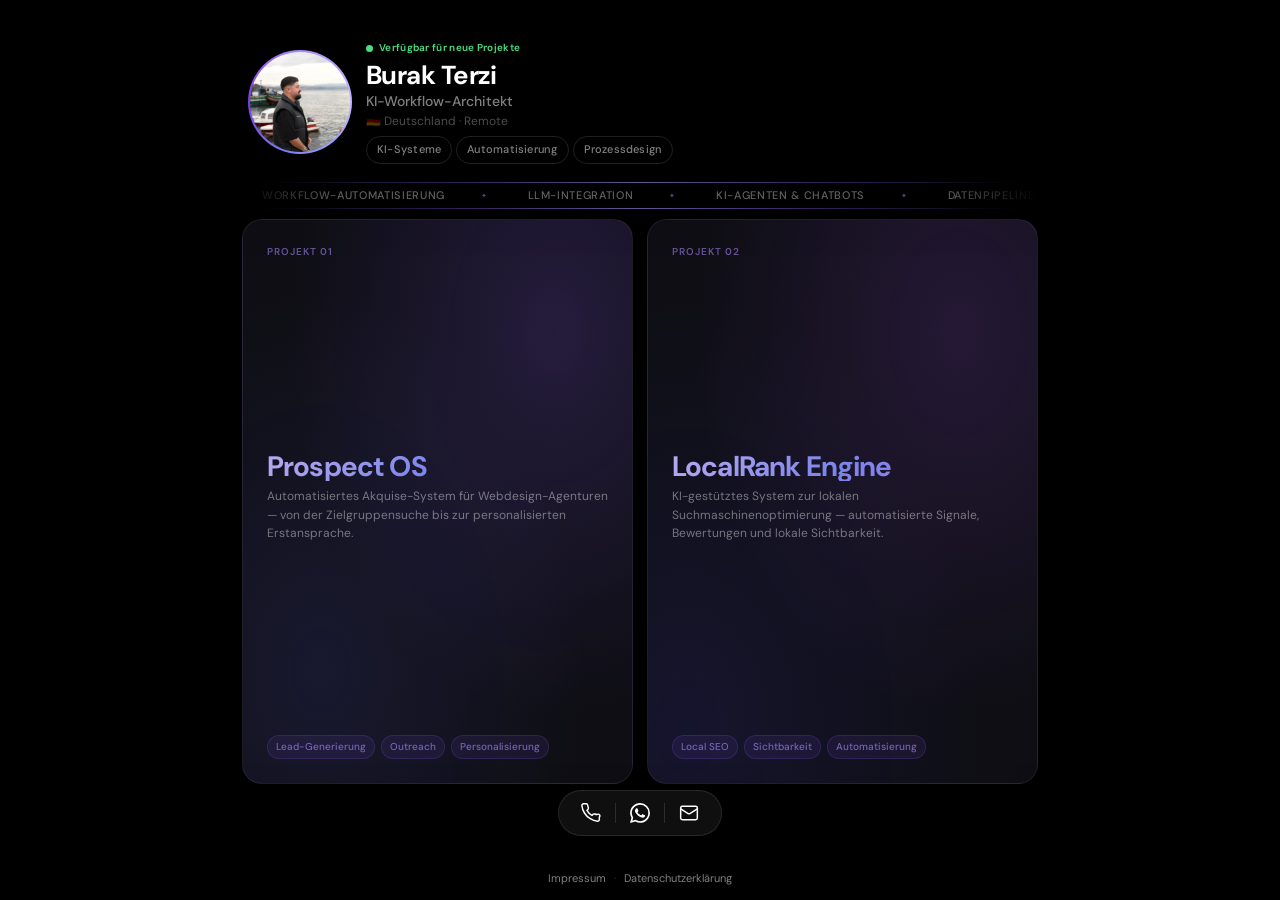
<file: index.html>
<!DOCTYPE html>
<html lang="de">
<head>
  <meta charset="UTF-8">
  <meta name="viewport" content="width=device-width, initial-scale=1.0">
  <title>Burak Terzi — KI-Workflow-Architekt</title>
  <meta name="description" content="KI-Workflow-Architekt aus Deutschland. Ich automatisiere Geschäftsprozesse mit KI und verbinde deine Tools zu intelligenten Systemen.">
  <link rel="stylesheet" href="assets/css/main.css">
  <link rel="stylesheet" href="assets/css/pages/home.css">
</head>
<body>

  <main class="page">

    <!-- ─── HERO / PROFILE CARD ─────────────────────────── -->
    <section class="hero">
      <div class="profile-card">

        <div class="profile-card__avatar">
          <img
            src="assets/images/burak-terzi.webp"
            alt="Burak Terzi – KI-Workflow-Architekt"
            class="avatar__img"
            loading="eager"
            decoding="async"
          >
        </div>

        <div class="profile-card__body">
          <div class="profile-card__status">
            <span class="status-dot" aria-hidden="true"></span>
            <span class="status-label">Verfügbar für neue Projekte</span>
          </div>

          <h1 class="profile-card__name">Burak Terzi</h1>

          <div class="profile-card__info">
            <p class="profile-card__title">KI-Workflow-Architekt</p>
            <p class="profile-card__location">
              <span aria-label="Deutschland">🇩🇪</span> Deutschland · Remote
            </p>
          </div>

          <div class="profile-card__badges">
            <span class="tag">KI-Systeme</span>
            <span class="tag">Automatisierung</span>
            <span class="tag">Prozessdesign</span>
          </div>
        </div>
      </div>
    </section>

    <!-- ─── LEISTUNGEN (marquee) ─────────────────────── -->
    <section class="services" aria-label="Leistungen">
      <div class="services__marquee" aria-hidden="true">
        <div class="services__track">
          <span class="chip">Workflow-Automatisierung</span>
          <span class="chip">LLM-Integration</span>
          <span class="chip">KI-Agenten & Chatbots</span>
          <span class="chip">Datenpipelines</span>
          <span class="chip">API-Integrationen</span>
          <span class="chip">Prozessberatung</span>
          <span class="chip" aria-hidden="true">Workflow-Automatisierung</span>
          <span class="chip" aria-hidden="true">LLM-Integration</span>
          <span class="chip" aria-hidden="true">KI-Agenten & Chatbots</span>
          <span class="chip" aria-hidden="true">Datenpipelines</span>
          <span class="chip" aria-hidden="true">API-Integrationen</span>
          <span class="chip" aria-hidden="true">Prozessberatung</span>
        </div>
      </div>
    </section>

    <!-- ─── PROJEKTE ──────────────────────────────────── -->
    <section class="projects" aria-label="Projekte">

      <article class="project-card project-card--prospect">
        <div class="project-card__label">Projekt 01</div>
        <div class="project-card__body">
          <h2 class="project-card__title">Prospect&nbsp;OS</h2>
          <p class="project-card__sub">Automatisiertes Akquise-System für Webdesign-Agenturen — von der Zielgruppensuche bis zur personalisierten Erstansprache.</p>
        </div>
        <div class="project-card__footer">
          <span class="project-tag">Lead-Generierung</span>
          <span class="project-tag">Outreach</span>
          <span class="project-tag">Personalisierung</span>
        </div>
      </article>

      <article class="project-card project-card--local">
        <div class="project-card__label">Projekt 02</div>
        <div class="project-card__body">
          <h2 class="project-card__title">LocalRank&nbsp;Engine</h2>
          <p class="project-card__sub">KI-gestütztes System zur lokalen Suchmaschinenoptimierung — automatisierte Signale, Bewertungen und lokale Sichtbarkeit.</p>
        </div>
        <div class="project-card__footer">
          <span class="project-tag">Local SEO</span>
          <span class="project-tag">Sichtbarkeit</span>
          <span class="project-tag">Automatisierung</span>
        </div>
      </article>

    </section>

  </main>

  <!-- ─── FLOATING NAV ───────────────────────────────── -->
  <nav class="float-nav" aria-label="Kontakt">

    <a href="tel:+4915678322219" class="float-nav__btn" aria-label="Anrufen">
      <svg viewBox="0 0 24 24" fill="none" stroke="currentColor" stroke-width="1.75" stroke-linecap="round" stroke-linejoin="round" aria-hidden="true">
        <path d="M22 16.92v3a2 2 0 0 1-2.18 2 19.79 19.79 0 0 1-8.63-3.07A19.5 19.5 0 0 1 4.15 12a19.79 19.79 0 0 1-3.07-8.67A2 2 0 0 1 3.06 1h3a2 2 0 0 1 2 1.72c.127.96.361 1.903.7 2.81a2 2 0 0 1-.45 2.11L7.09 8.91a16 16 0 0 0 6 6l1.27-1.27a2 2 0 0 1 2.11-.45c.907.339 1.85.573 2.81.7A2 2 0 0 1 22 16.92z"/>
      </svg>
    </a>

    <span class="float-nav__divider" aria-hidden="true"></span>

    <a href="https://wa.me/4915678322219" class="float-nav__btn float-nav__btn--whatsapp" target="_blank" rel="noopener" aria-label="WhatsApp">
      <svg viewBox="0 0 24 24" fill="currentColor" aria-hidden="true">
        <path d="M17.472 14.382c-.297-.149-1.758-.867-2.03-.967-.273-.099-.471-.148-.67.15-.197.297-.767.966-.94 1.164-.173.199-.347.223-.644.075-.297-.15-1.255-.463-2.39-1.475-.883-.788-1.48-1.761-1.653-2.059-.173-.297-.018-.458.13-.606.134-.133.298-.347.446-.52.149-.174.198-.298.298-.497.099-.198.05-.371-.025-.52-.075-.149-.669-1.612-.916-2.207-.242-.579-.487-.5-.669-.51-.173-.008-.371-.01-.57-.01-.198 0-.52.074-.792.372-.272.297-1.04 1.016-1.04 2.479 0 1.462 1.065 2.875 1.213 3.074.149.198 2.096 3.2 5.077 4.487.709.306 1.262.489 1.694.625.712.227 1.36.195 1.871.118.571-.085 1.758-.719 2.006-1.413.248-.694.248-1.289.173-1.413-.074-.124-.272-.198-.57-.347m-5.421 7.403h-.004a9.87 9.87 0 0 1-5.031-1.378l-.361-.214-3.741.982.998-3.648-.235-.374a9.86 9.86 0 0 1-1.51-5.26c.001-5.45 4.436-9.884 9.888-9.884 2.64 0 5.122 1.03 6.988 2.898a9.825 9.825 0 0 1 2.893 6.994c-.003 5.45-4.437 9.884-9.885 9.884m8.413-18.297A11.815 11.815 0 0 0 12.05 0C5.495 0 .16 5.335.157 11.892c0 2.096.547 4.142 1.588 5.945L.057 24l6.305-1.654a11.882 11.882 0 0 0 5.683 1.448h.005c6.554 0 11.89-5.335 11.893-11.893a11.821 11.821 0 0 0-3.48-8.413z"/>
      </svg>
    </a>

    <span class="float-nav__divider" aria-hidden="true"></span>

    <a href="mailto:info@brandheiss.agency" class="float-nav__btn" aria-label="E-Mail schreiben">
      <svg viewBox="0 0 24 24" fill="none" stroke="currentColor" stroke-width="1.75" stroke-linecap="round" stroke-linejoin="round" aria-hidden="true">
        <rect width="20" height="16" x="2" y="4" rx="2"/>
        <path d="m22 7-8.97 5.7a1.94 1.94 0 0 1-2.06 0L2 7"/>
      </svg>
    </a>

  </nav>

  <!-- ─── SUBFOOTER ──────────────────────────────────── -->
  <footer class="subfooter">
    <a href="https://www.brandheiss.agency/impressum" class="subfooter__link" target="_blank" rel="noopener">Impressum</a>
    <span class="subfooter__dot" aria-hidden="true">·</span>
    <a href="https://www.brandheiss.agency/datenschutzerklarung" class="subfooter__link" target="_blank" rel="noopener">Datenschutzerklärung</a>
  </footer>

  <script src="assets/js/main.js"></script>
</body>
</html>
</file>
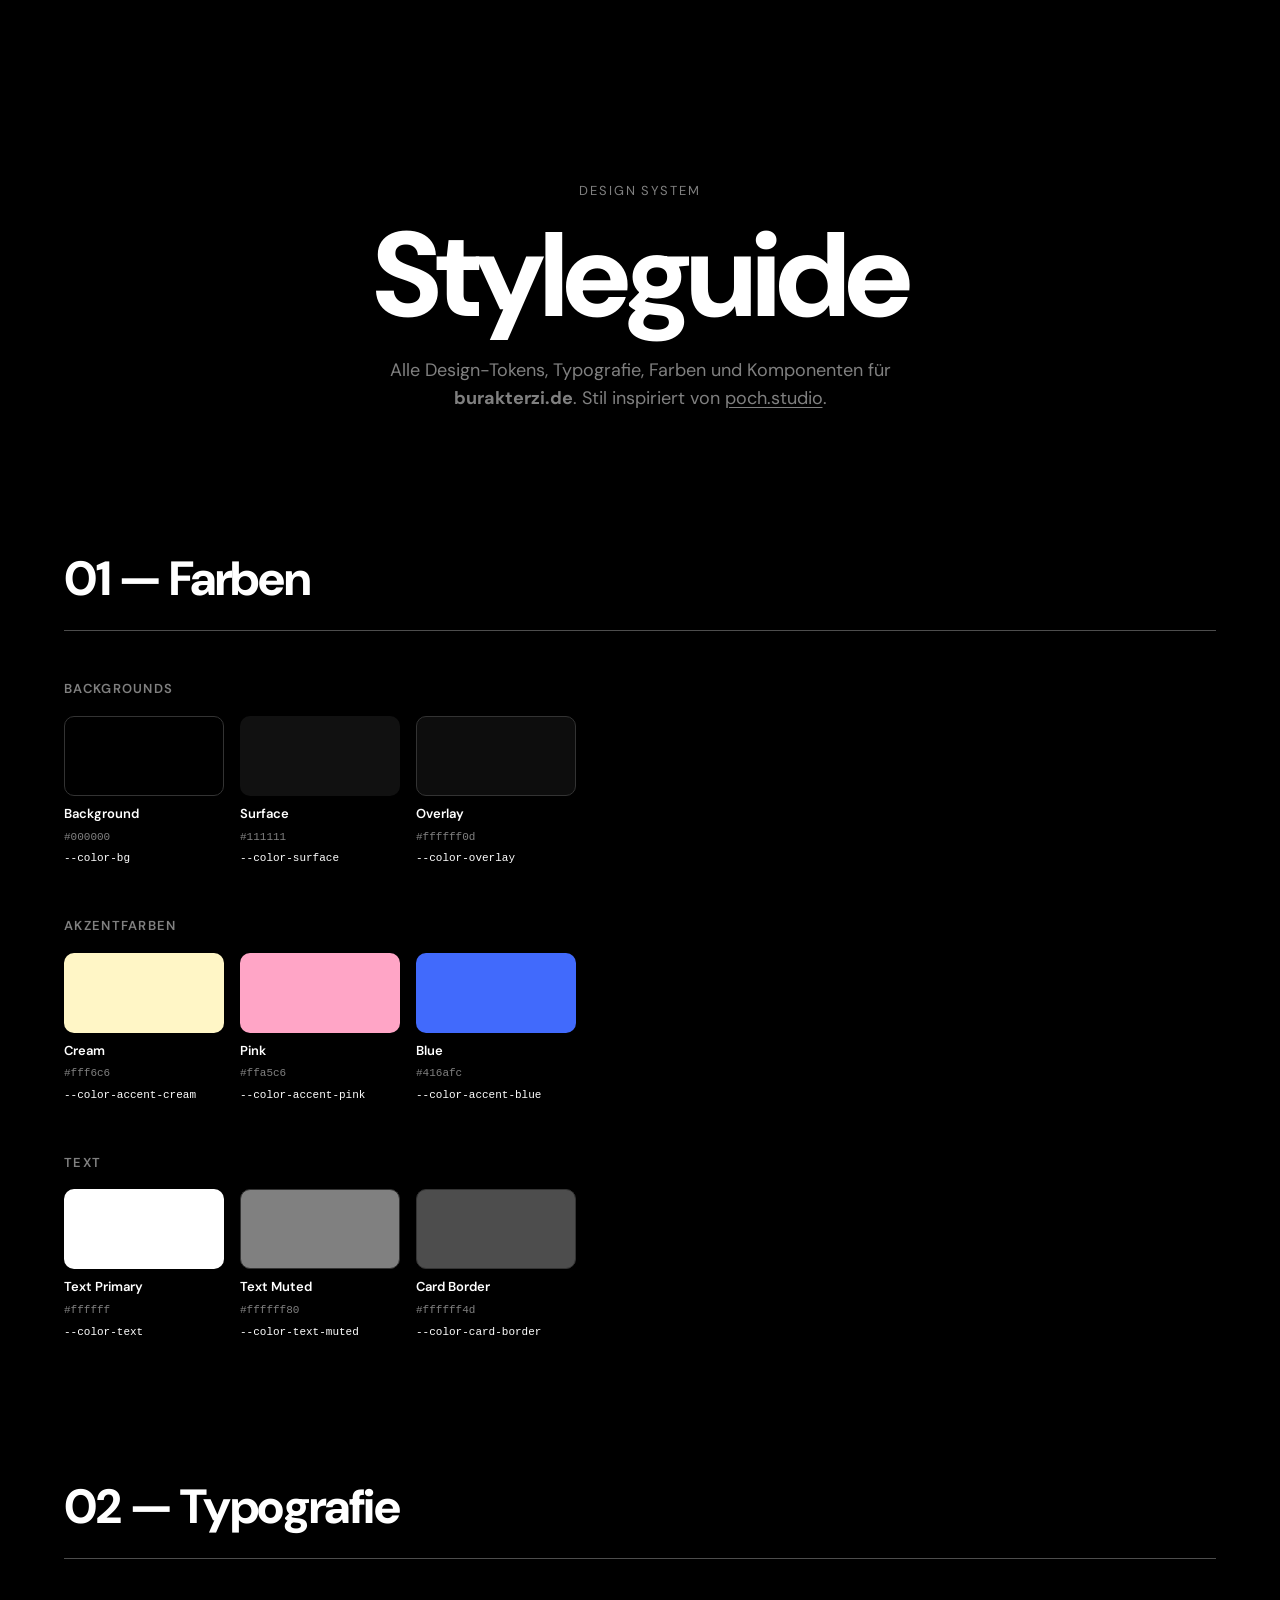
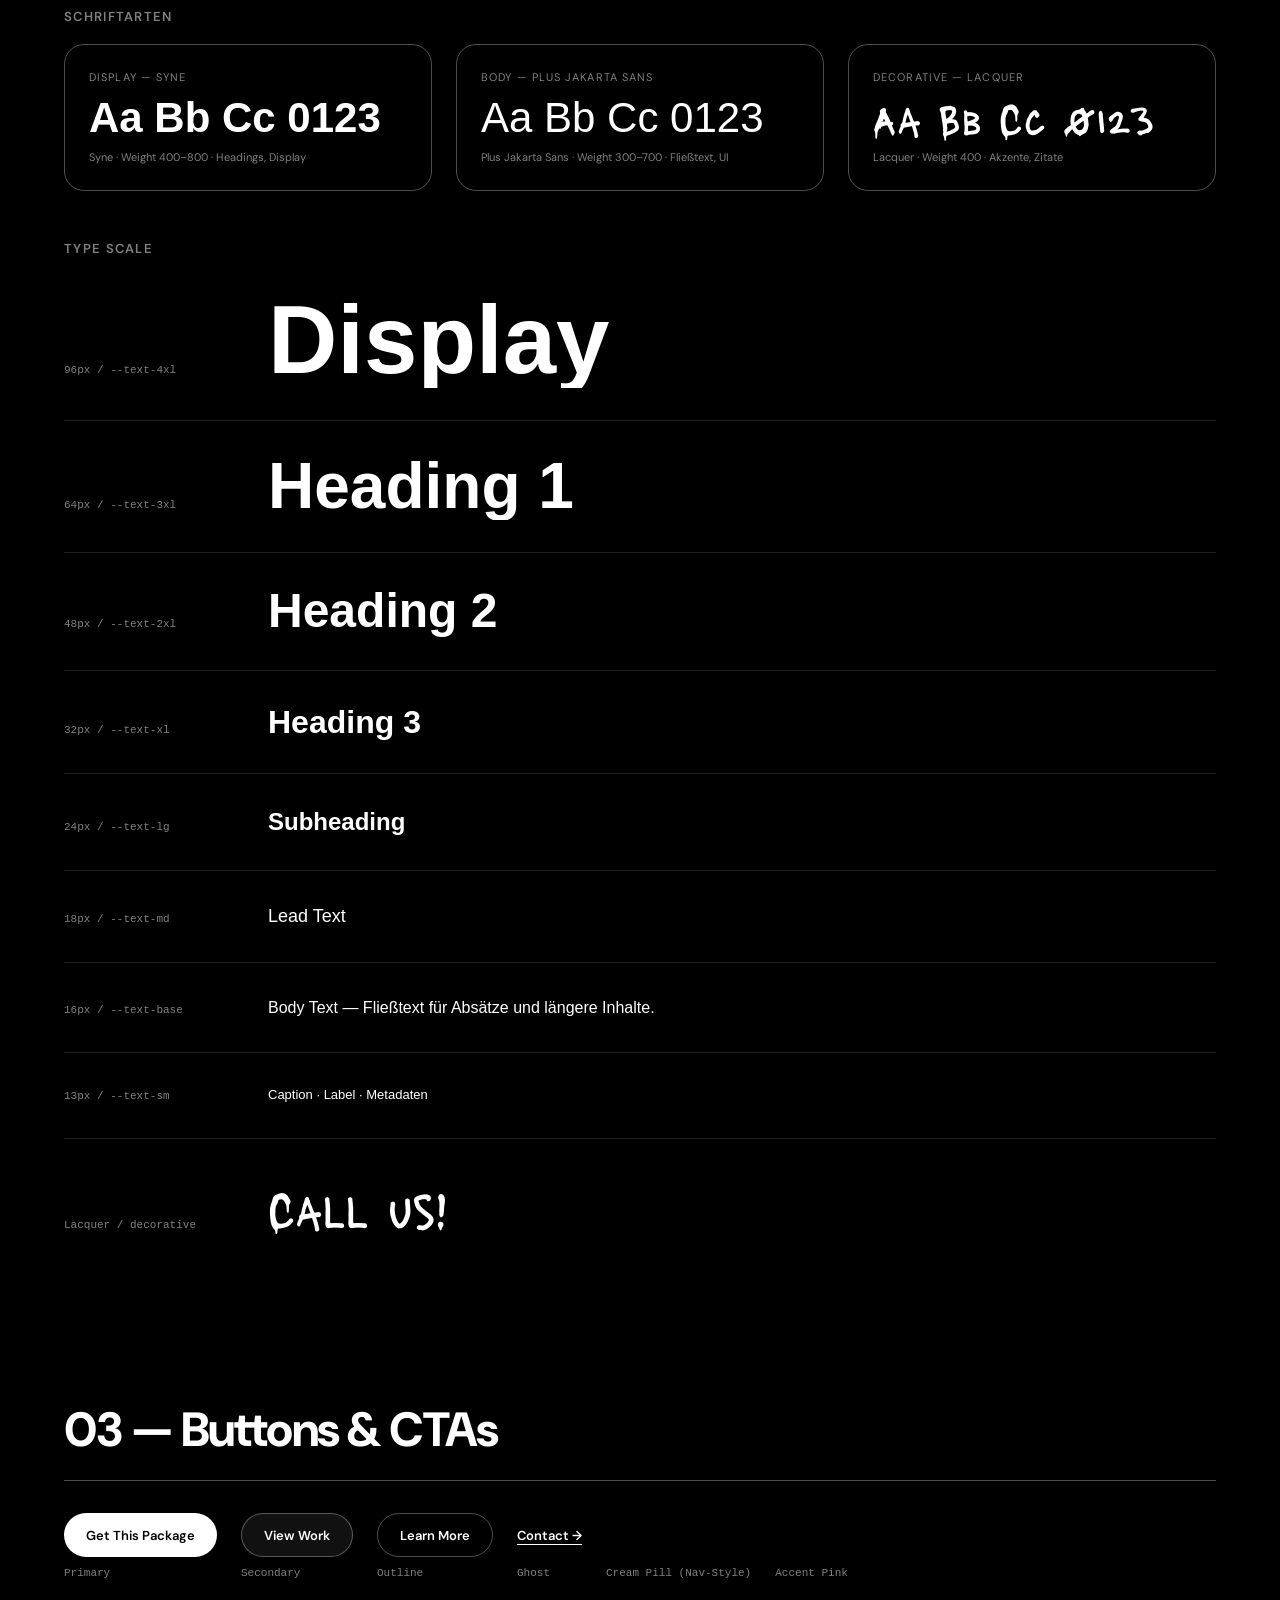
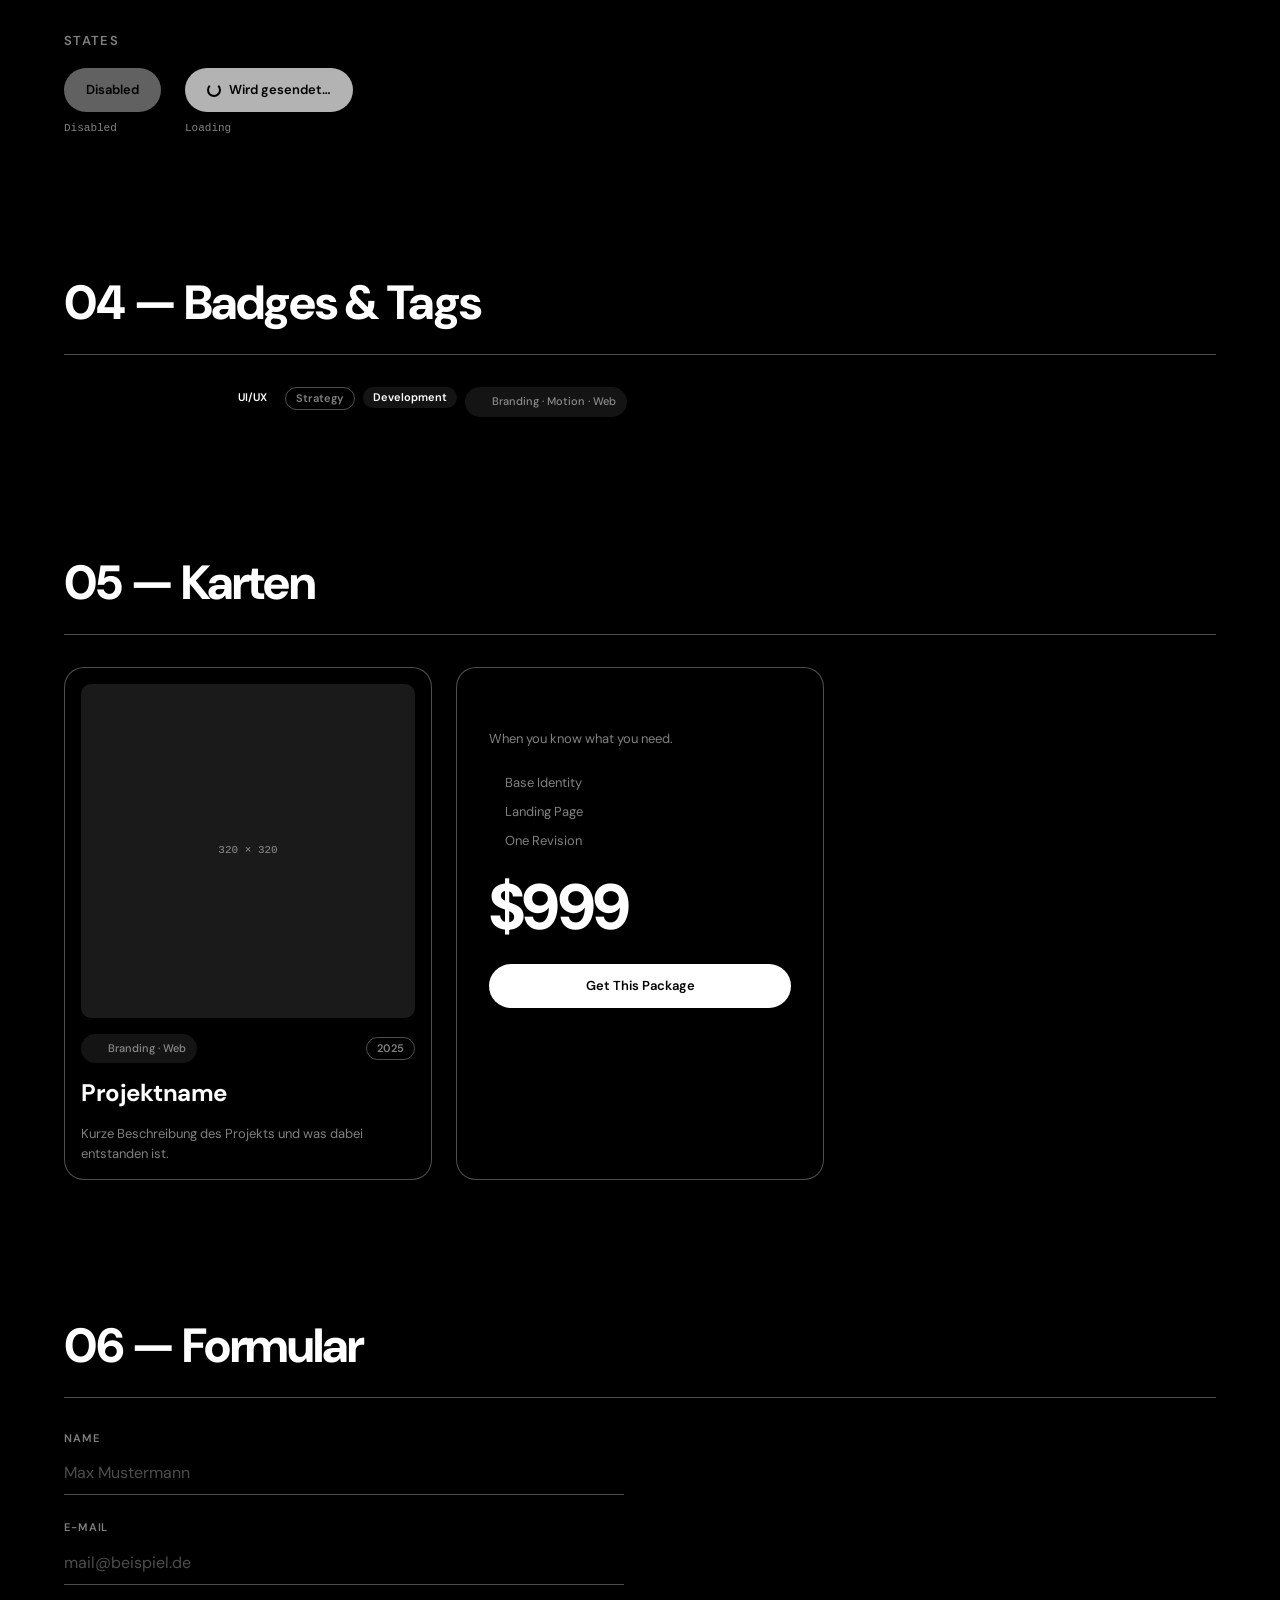
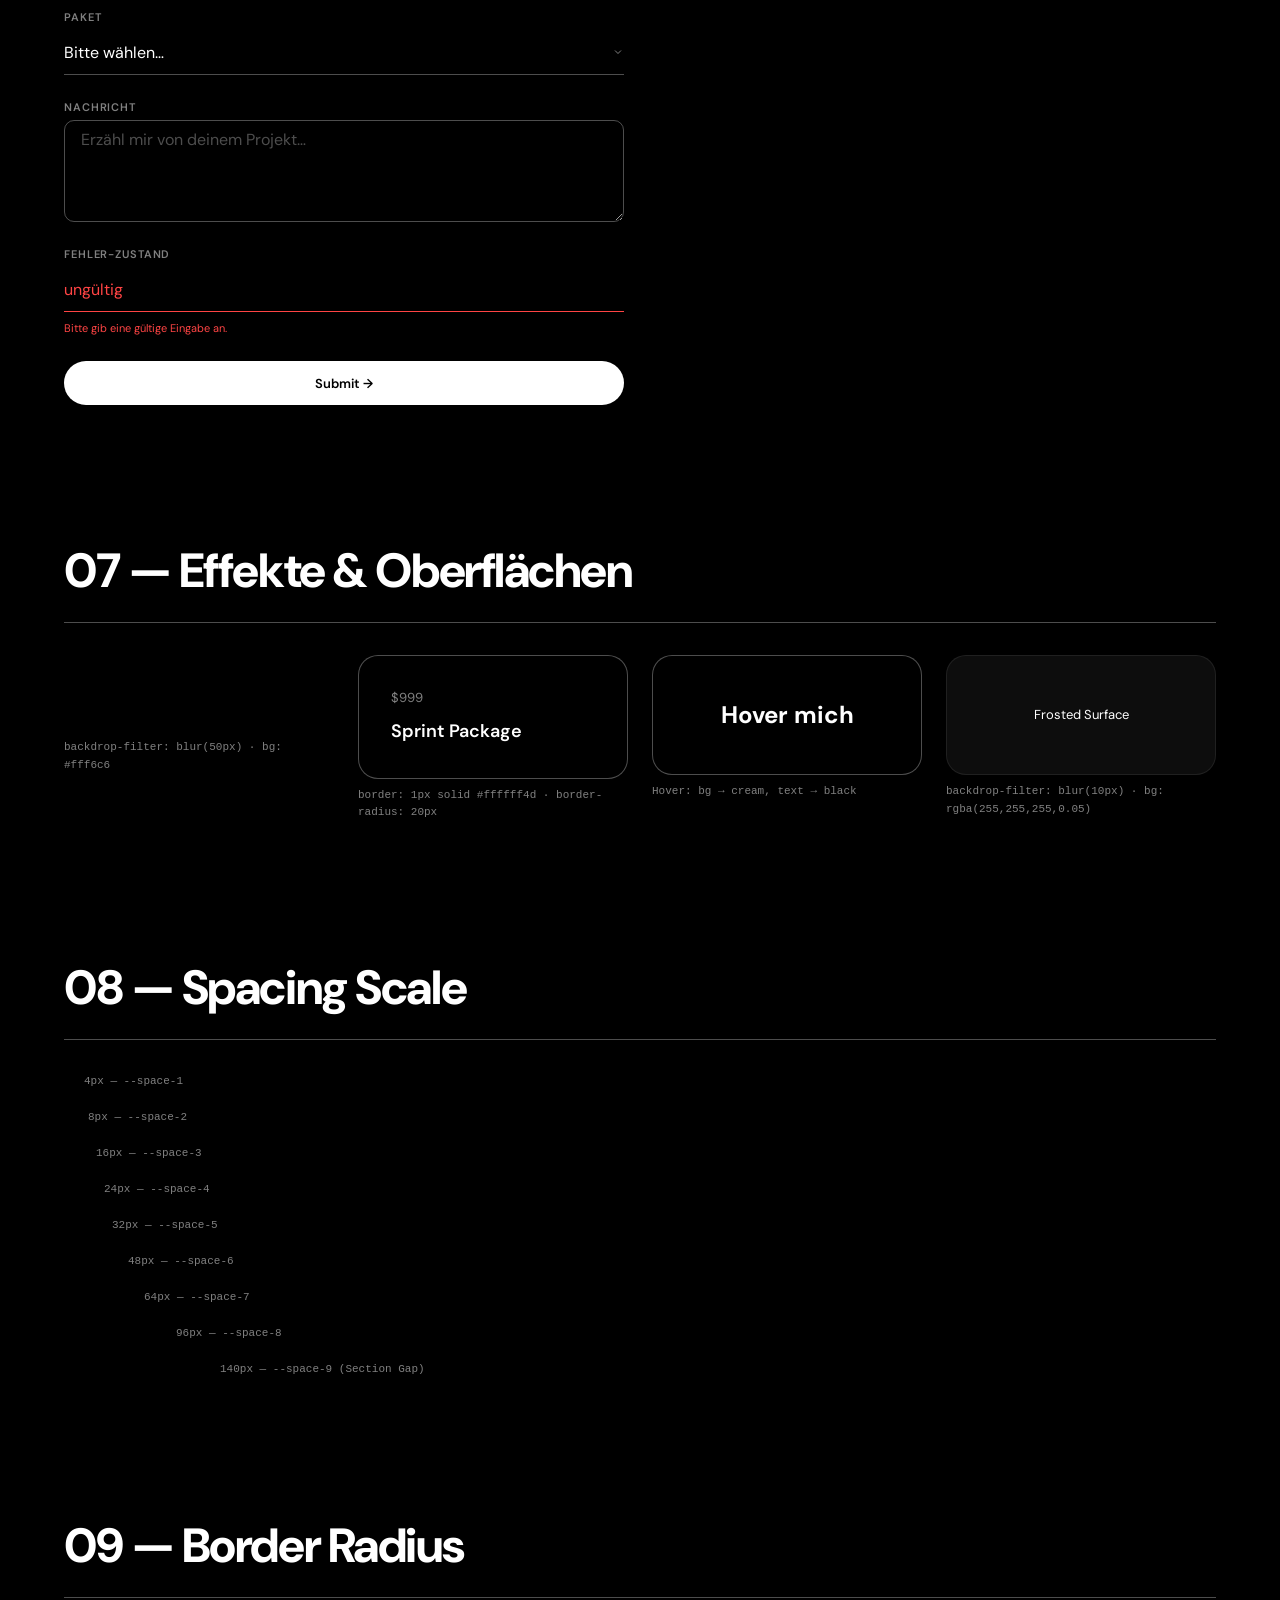
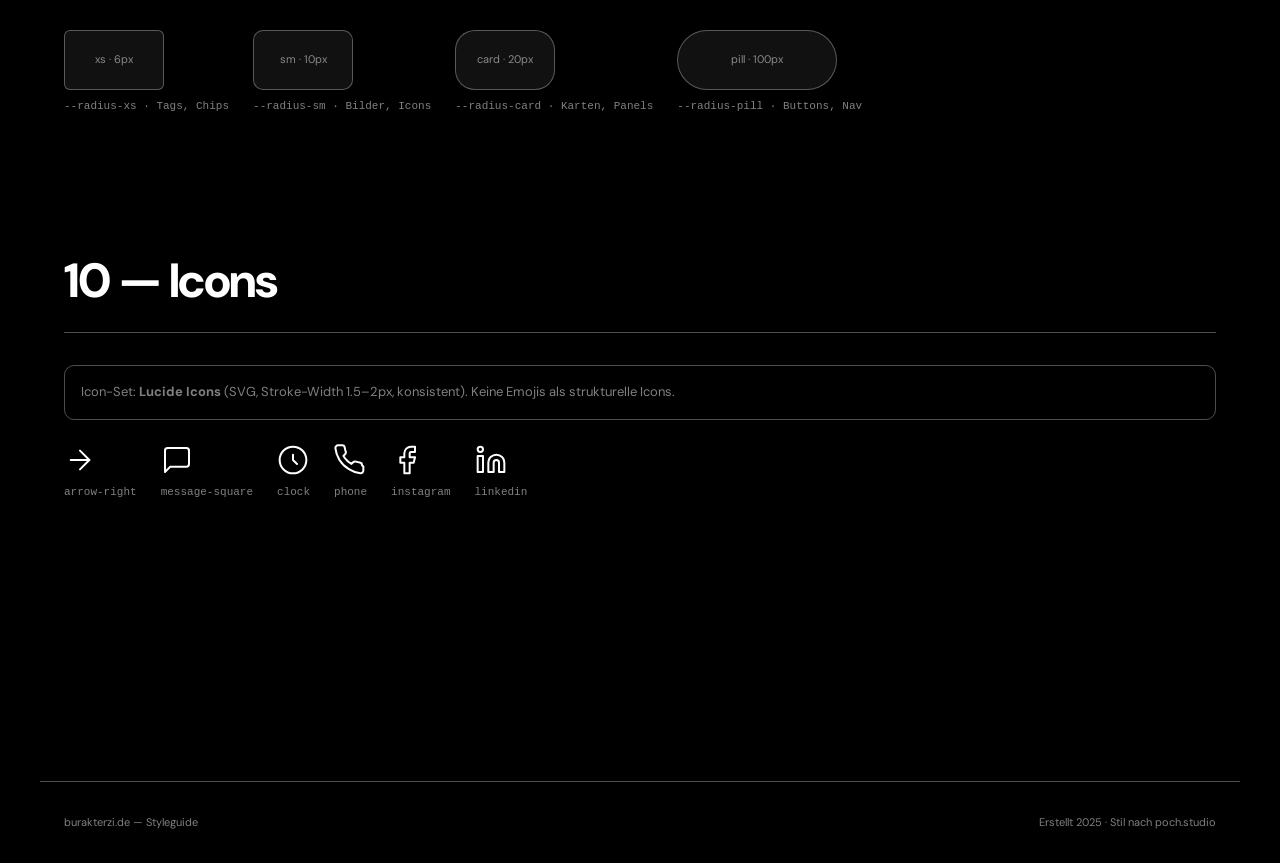
<file: pages/styleguide.html>
<!DOCTYPE html>
<html lang="de">
<head>
  <meta charset="UTF-8">
  <meta name="viewport" content="width=device-width, initial-scale=1.0">
  <title>Styleguide — burakterzi.de</title>
  <link rel="stylesheet" href="../assets/css/main.css">
  <link rel="stylesheet" href="../assets/css/pages/styleguide.css">
</head>
<body>

  <!-- ─── NAV ──────────────────────────────────────────── -->
  <nav class="sg-nav">
    <span class="sg-nav__logo">burakterzi.de</span>
    <span class="sg-nav__label">Styleguide</span>
  </nav>

  <main class="sg-main">

    <!-- ─── HERO ──────────────────────────────────────── -->
    <section class="sg-hero">
      <p class="sg-hero__eyebrow">Design System</p>
      <h1 class="sg-hero__title">Style&shy;guide</h1>
      <p class="sg-hero__sub">Alle Design-Tokens, Typografie, Farben und Komponenten für <strong>burakterzi.de</strong>. Stil inspiriert von <a href="https://poch.studio" target="_blank" rel="noopener">poch.studio</a>.</p>
    </section>

    <!-- ─── FARBEN ────────────────────────────────────── -->
    <section class="sg-section">
      <h2 class="sg-section__title">01 — Farben</h2>
      <div class="sg-divider"></div>

      <h3 class="sg-sub-title">Backgrounds</h3>
      <div class="sg-color-grid">
        <div class="sg-color-card">
          <div class="sg-color-swatch" style="background:#000000;border:1px solid #333;"></div>
          <span class="sg-color-name">Background</span>
          <span class="sg-color-hex">#000000</span>
          <span class="sg-color-var">--color-bg</span>
        </div>
        <div class="sg-color-card">
          <div class="sg-color-swatch" style="background:#111111;"></div>
          <span class="sg-color-name">Surface</span>
          <span class="sg-color-hex">#111111</span>
          <span class="sg-color-var">--color-surface</span>
        </div>
        <div class="sg-color-card">
          <div class="sg-color-swatch" style="background:#ffffff0d;border:1px solid #333;"></div>
          <span class="sg-color-name">Overlay</span>
          <span class="sg-color-hex">#ffffff0d</span>
          <span class="sg-color-var">--color-overlay</span>
        </div>
      </div>

      <h3 class="sg-sub-title">Akzentfarben</h3>
      <div class="sg-color-grid">
        <div class="sg-color-card">
          <div class="sg-color-swatch" style="background:#fff6c6;"></div>
          <span class="sg-color-name">Cream</span>
          <span class="sg-color-hex">#fff6c6</span>
          <span class="sg-color-var">--color-accent-cream</span>
        </div>
        <div class="sg-color-card">
          <div class="sg-color-swatch" style="background:#ffa5c6;"></div>
          <span class="sg-color-name">Pink</span>
          <span class="sg-color-hex">#ffa5c6</span>
          <span class="sg-color-var">--color-accent-pink</span>
        </div>
        <div class="sg-color-card">
          <div class="sg-color-swatch" style="background:#416afc;"></div>
          <span class="sg-color-name">Blue</span>
          <span class="sg-color-hex">#416afc</span>
          <span class="sg-color-var">--color-accent-blue</span>
        </div>
      </div>

      <h3 class="sg-sub-title">Text</h3>
      <div class="sg-color-grid">
        <div class="sg-color-card">
          <div class="sg-color-swatch" style="background:#ffffff;"></div>
          <span class="sg-color-name">Text Primary</span>
          <span class="sg-color-hex">#ffffff</span>
          <span class="sg-color-var">--color-text</span>
        </div>
        <div class="sg-color-card">
          <div class="sg-color-swatch" style="background:#ffffff80;border:1px solid #333;"></div>
          <span class="sg-color-name">Text Muted</span>
          <span class="sg-color-hex">#ffffff80</span>
          <span class="sg-color-var">--color-text-muted</span>
        </div>
        <div class="sg-color-card">
          <div class="sg-color-swatch" style="background:#ffffff4d;border:1px solid #333;"></div>
          <span class="sg-color-name">Card Border</span>
          <span class="sg-color-hex">#ffffff4d</span>
          <span class="sg-color-var">--color-card-border</span>
        </div>
      </div>
    </section>

    <!-- ─── TYPOGRAFIE ────────────────────────────────── -->
    <section class="sg-section">
      <h2 class="sg-section__title">02 — Typografie</h2>
      <div class="sg-divider"></div>

      <!-- Font Families -->
      <h3 class="sg-sub-title">Schriftarten</h3>
      <div class="sg-type-families">
        <div class="sg-type-family">
          <p class="sg-type-family__label">Display — Syne</p>
          <p class="sg-type-family__sample" style="font-family:'Syne',sans-serif;font-weight:800;">
            Aa Bb Cc 0123
          </p>
          <p class="sg-type-family__meta">Syne · Weight 400–800 · Headings, Display</p>
        </div>
        <div class="sg-type-family">
          <p class="sg-type-family__label">Body — Plus Jakarta Sans</p>
          <p class="sg-type-family__sample" style="font-family:'Plus Jakarta Sans',sans-serif;font-weight:400;">
            Aa Bb Cc 0123
          </p>
          <p class="sg-type-family__meta">Plus Jakarta Sans · Weight 300–700 · Fließtext, UI</p>
        </div>
        <div class="sg-type-family">
          <p class="sg-type-family__label">Decorative — Lacquer</p>
          <p class="sg-type-family__sample" style="font-family:'Lacquer',cursive;font-weight:400;">
            Aa Bb Cc 0123
          </p>
          <p class="sg-type-family__meta">Lacquer · Weight 400 · Akzente, Zitate</p>
        </div>
      </div>

      <!-- Type Scale -->
      <h3 class="sg-sub-title">Type Scale</h3>
      <div class="sg-type-scale">
        <div class="sg-type-row">
          <span class="sg-type-meta">96px / --text-4xl</span>
          <span class="sg-type-sample" style="font-size:96px;line-height:1;font-family:'Syne',sans-serif;font-weight:800;">Display</span>
        </div>
        <div class="sg-divider sg-divider--thin"></div>
        <div class="sg-type-row">
          <span class="sg-type-meta">64px / --text-3xl</span>
          <span class="sg-type-sample" style="font-size:64px;line-height:1.05;font-family:'Syne',sans-serif;font-weight:800;">Heading 1</span>
        </div>
        <div class="sg-divider sg-divider--thin"></div>
        <div class="sg-type-row">
          <span class="sg-type-meta">48px / --text-2xl</span>
          <span class="sg-type-sample" style="font-size:48px;line-height:1.1;font-family:'Syne',sans-serif;font-weight:700;">Heading 2</span>
        </div>
        <div class="sg-divider sg-divider--thin"></div>
        <div class="sg-type-row">
          <span class="sg-type-meta">32px / --text-xl</span>
          <span class="sg-type-sample" style="font-size:32px;line-height:1.2;font-family:'Syne',sans-serif;font-weight:700;">Heading 3</span>
        </div>
        <div class="sg-divider sg-divider--thin"></div>
        <div class="sg-type-row">
          <span class="sg-type-meta">24px / --text-lg</span>
          <span class="sg-type-sample" style="font-size:24px;line-height:1.3;font-family:'Syne',sans-serif;font-weight:600;">Subheading</span>
        </div>
        <div class="sg-divider sg-divider--thin"></div>
        <div class="sg-type-row">
          <span class="sg-type-meta">18px / --text-md</span>
          <span class="sg-type-sample" style="font-size:18px;line-height:1.5;font-family:'Plus Jakarta Sans',sans-serif;">Lead Text</span>
        </div>
        <div class="sg-divider sg-divider--thin"></div>
        <div class="sg-type-row">
          <span class="sg-type-meta">16px / --text-base</span>
          <span class="sg-type-sample" style="font-size:16px;line-height:1.6;font-family:'Plus Jakarta Sans',sans-serif;">Body Text — Fließtext für Absätze und längere Inhalte.</span>
        </div>
        <div class="sg-divider sg-divider--thin"></div>
        <div class="sg-type-row">
          <span class="sg-type-meta">13px / --text-sm</span>
          <span class="sg-type-sample" style="font-size:13px;line-height:1.5;font-family:'Plus Jakarta Sans',sans-serif;">Caption · Label · Metadaten</span>
        </div>
        <div class="sg-divider sg-divider--thin"></div>
        <div class="sg-type-row">
          <span class="sg-type-meta">Lacquer / decorative</span>
          <span class="sg-type-sample" style="font-size:48px;font-family:'Lacquer',cursive;color:var(--color-accent-cream);">Call us!</span>
        </div>
      </div>
    </section>

    <!-- ─── BUTTONS ────────────────────────────────────── -->
    <section class="sg-section">
      <h2 class="sg-section__title">03 — Buttons & CTAs</h2>
      <div class="sg-divider"></div>

      <div class="sg-component-row">
        <!-- Primary -->
        <div class="sg-component-item">
          <button class="btn btn--primary">Get This Package</button>
          <span class="sg-component-label">Primary</span>
        </div>
        <!-- Secondary -->
        <div class="sg-component-item">
          <button class="btn btn--secondary">View Work</button>
          <span class="sg-component-label">Secondary</span>
        </div>
        <!-- Outline -->
        <div class="sg-component-item">
          <button class="btn btn--outline">Learn More</button>
          <span class="sg-component-label">Outline</span>
        </div>
        <!-- Ghost -->
        <div class="sg-component-item">
          <button class="btn btn--ghost">Contact →</button>
          <span class="sg-component-label">Ghost</span>
        </div>
        <!-- Cream Pill (poch.studio nav style) -->
        <div class="sg-component-item">
          <button class="btn btn--cream-pill">Book an Intro Call</button>
          <span class="sg-component-label">Cream Pill (Nav-Style)</span>
        </div>
        <!-- Pink accent -->
        <div class="sg-component-item">
          <button class="btn btn--pink">Jetzt anfragen</button>
          <span class="sg-component-label">Accent Pink</span>
        </div>
      </div>

      <!-- States -->
      <h3 class="sg-sub-title">States</h3>
      <div class="sg-component-row">
        <div class="sg-component-item">
          <button class="btn btn--primary" disabled>Disabled</button>
          <span class="sg-component-label">Disabled</span>
        </div>
        <div class="sg-component-item">
          <button class="btn btn--primary btn--loading">
            <span class="btn__spinner"></span> Wird gesendet…
          </button>
          <span class="sg-component-label">Loading</span>
        </div>
      </div>
    </section>

    <!-- ─── BADGES & TAGS ──────────────────────────────── -->
    <section class="sg-section">
      <h2 class="sg-section__title">04 — Badges & Tags</h2>
      <div class="sg-divider"></div>

      <div class="sg-component-row sg-component-row--wrap">
        <span class="badge badge--cream">Webdesign</span>
        <span class="badge badge--pink">Branding</span>
        <span class="badge badge--blue">UI/UX</span>
        <span class="badge badge--outline">Strategy</span>
        <span class="badge badge--ghost">Development</span>

        <!-- poch-style category tag -->
        <span class="tag tag--category">
          <span class="tag__dot"></span>Branding · Motion · Web
        </span>
      </div>
    </section>

    <!-- ─── KARTEN ─────────────────────────────────────── -->
    <section class="sg-section">
      <h2 class="sg-section__title">05 — Karten</h2>
      <div class="sg-divider"></div>

      <div class="sg-card-grid">

        <!-- Project Card (poch-style) -->
        <div class="card card--project">
          <div class="card__image card__image--placeholder">
            <span class="card__image-label">320 × 320</span>
          </div>
          <div class="card__meta">
            <span class="tag tag--category">
              <span class="tag__dot"></span>Branding · Web
            </span>
            <span class="badge badge--outline">2025</span>
          </div>
          <h3 class="card__title">Projektname</h3>
          <p class="card__desc">Kurze Beschreibung des Projekts und was dabei entstanden ist.</p>
        </div>

        <!-- Pricing Card (poch-style dark border) -->
        <div class="card card--pricing">
          <div class="card__pricing-header">
            <span class="badge badge--cream">Sprint</span>
            <p class="card__pricing-tagline">When you know what you need.</p>
          </div>
          <div class="card__pricing-list">
            <div class="card__pricing-item">
              <span class="tag__dot tag__dot--pink"></span>
              <span>Base Identity</span>
            </div>
            <div class="card__pricing-item">
              <span class="tag__dot tag__dot--pink"></span>
              <span>Landing Page</span>
            </div>
            <div class="card__pricing-item">
              <span class="tag__dot tag__dot--pink"></span>
              <span>One Revision</span>
            </div>
          </div>
          <div class="card__pricing-price">$999</div>
          <button class="btn btn--primary" style="width:100%;">Get This Package</button>
        </div>

        <!-- Highlight Card (cream bg) -->
        <div class="card card--cream">
          <p class="card__cream-label">Services</p>
          <h3 class="card__cream-title">We do everything you need to make your brand bloom.</h3>
        </div>

      </div>
    </section>

    <!-- ─── FORMULAR ──────────────────────────────────── -->
    <section class="sg-section">
      <h2 class="sg-section__title">06 — Formular</h2>
      <div class="sg-divider"></div>

      <form class="sg-form" novalidate>
        <div class="form-field">
          <label class="form-label" for="sg-name">Name</label>
          <input class="form-input" id="sg-name" type="text" placeholder="Max Mustermann" autocomplete="name">
        </div>
        <div class="form-field">
          <label class="form-label" for="sg-email">E-Mail</label>
          <input class="form-input" id="sg-email" type="email" placeholder="mail@beispiel.de" autocomplete="email">
        </div>
        <div class="form-field">
          <label class="form-label" for="sg-package">Paket</label>
          <select class="form-input form-select" id="sg-package">
            <option value="">Bitte wählen…</option>
            <option>Sprint — $999</option>
            <option>Start Up — $2.000</option>
            <option>The Identity — $3.000</option>
            <option>Bombastic — $6.000+</option>
          </select>
        </div>
        <div class="form-field">
          <label class="form-label" for="sg-message">Nachricht</label>
          <textarea class="form-input form-textarea" id="sg-message" placeholder="Erzähl mir von deinem Projekt…" rows="4"></textarea>
        </div>
        <!-- Error state example -->
        <div class="form-field">
          <label class="form-label" for="sg-error">Fehler-Zustand</label>
          <input class="form-input form-input--error" id="sg-error" type="text" value="ungültig" aria-describedby="sg-error-msg">
          <span class="form-error" id="sg-error-msg" role="alert">Bitte gib eine gültige Eingabe an.</span>
        </div>
        <button class="btn btn--primary" type="submit">Submit →</button>
      </form>
    </section>

    <!-- ─── EFFEKTE ────────────────────────────────────── -->
    <section class="sg-section">
      <h2 class="sg-section__title">07 — Effekte & Oberflächen</h2>
      <div class="sg-divider"></div>

      <div class="sg-effects-grid">

        <!-- Glassmorphism Nav -->
        <div class="sg-effect-item">
          <div class="effect-glass">
            <span>Glassmorphism Nav</span>
            <button class="btn btn--cream-pill" style="pointer-events:none;">Book a Call</button>
          </div>
          <span class="sg-component-label">backdrop-filter: blur(50px) · bg: #fff6c6</span>
        </div>

        <!-- Card mit Border -->
        <div class="sg-effect-item">
          <div class="effect-card-border">
            <p style="color:var(--color-text-muted);font-size:13px;">$999</p>
            <p style="font-size:18px;font-weight:600;">Sprint Package</p>
          </div>
          <span class="sg-component-label">border: 1px solid #ffffff4d · border-radius: 20px</span>
        </div>

        <!-- Hover Inversion -->
        <div class="sg-effect-item">
          <div class="effect-hover-card">
            Hover mich
          </div>
          <span class="sg-component-label">Hover: bg → cream, text → black</span>
        </div>

        <!-- Blur overlay -->
        <div class="sg-effect-item">
          <div class="effect-blur-surface">
            <span>Frosted Surface</span>
          </div>
          <span class="sg-component-label">backdrop-filter: blur(10px) · bg: rgba(255,255,255,0.05)</span>
        </div>

      </div>
    </section>

    <!-- ─── SPACING ────────────────────────────────────── -->
    <section class="sg-section">
      <h2 class="sg-section__title">08 — Spacing Scale</h2>
      <div class="sg-divider"></div>

      <div class="sg-spacing-list">
        <div class="sg-spacing-row"><div class="sg-spacing-bar" style="width:4px;"></div><span>4px — --space-1</span></div>
        <div class="sg-spacing-row"><div class="sg-spacing-bar" style="width:8px;"></div><span>8px — --space-2</span></div>
        <div class="sg-spacing-row"><div class="sg-spacing-bar" style="width:16px;"></div><span>16px — --space-3</span></div>
        <div class="sg-spacing-row"><div class="sg-spacing-bar" style="width:24px;"></div><span>24px — --space-4</span></div>
        <div class="sg-spacing-row"><div class="sg-spacing-bar" style="width:32px;"></div><span>32px — --space-5</span></div>
        <div class="sg-spacing-row"><div class="sg-spacing-bar" style="width:48px;"></div><span>48px — --space-6</span></div>
        <div class="sg-spacing-row"><div class="sg-spacing-bar" style="width:64px;"></div><span>64px — --space-7</span></div>
        <div class="sg-spacing-row"><div class="sg-spacing-bar" style="width:96px;"></div><span>96px — --space-8</span></div>
        <div class="sg-spacing-row"><div class="sg-spacing-bar" style="width:140px;"></div><span>140px — --space-9 (Section Gap)</span></div>
      </div>
    </section>

    <!-- ─── BORDER RADIUS ─────────────────────────────── -->
    <section class="sg-section">
      <h2 class="sg-section__title">09 — Border Radius</h2>
      <div class="sg-divider"></div>

      <div class="sg-component-row">
        <div class="sg-component-item">
          <div class="radius-demo" style="border-radius:6px;">xs · 6px</div>
          <span class="sg-component-label">--radius-xs · Tags, Chips</span>
        </div>
        <div class="sg-component-item">
          <div class="radius-demo" style="border-radius:10px;">sm · 10px</div>
          <span class="sg-component-label">--radius-sm · Bilder, Icons</span>
        </div>
        <div class="sg-component-item">
          <div class="radius-demo" style="border-radius:20px;">card · 20px</div>
          <span class="sg-component-label">--radius-card · Karten, Panels</span>
        </div>
        <div class="sg-component-item">
          <div class="radius-demo" style="border-radius:100px;width:160px;">pill · 100px</div>
          <span class="sg-component-label">--radius-pill · Buttons, Nav</span>
        </div>
      </div>
    </section>

    <!-- ─── ICONS (Placeholder) ───────────────────────── -->
    <section class="sg-section">
      <h2 class="sg-section__title">10 — Icons</h2>
      <div class="sg-divider"></div>
      <p class="sg-note">Icon-Set: <strong>Lucide Icons</strong> (SVG, Stroke-Width 1.5–2px, konsistent). Keine Emojis als strukturelle Icons.</p>
      <div class="sg-component-row">
        <div class="sg-component-item">
          <svg class="sg-icon" viewBox="0 0 24 24" fill="none" stroke="currentColor" stroke-width="1.5" stroke-linecap="round" stroke-linejoin="round"><path d="M5 12h14"/><path d="m12 5 7 7-7 7"/></svg>
          <span class="sg-component-label">arrow-right</span>
        </div>
        <div class="sg-component-item">
          <svg class="sg-icon" viewBox="0 0 24 24" fill="none" stroke="currentColor" stroke-width="1.5" stroke-linecap="round" stroke-linejoin="round"><path d="M21 15a2 2 0 0 1-2 2H7l-4 4V5a2 2 0 0 1 2-2h14a2 2 0 0 1 2 2z"/></svg>
          <span class="sg-component-label">message-square</span>
        </div>
        <div class="sg-component-item">
          <svg class="sg-icon" viewBox="0 0 24 24" fill="none" stroke="currentColor" stroke-width="1.5" stroke-linecap="round" stroke-linejoin="round"><circle cx="12" cy="12" r="10"/><path d="M12 8v4l3 3"/></svg>
          <span class="sg-component-label">clock</span>
        </div>
        <div class="sg-component-item">
          <svg class="sg-icon" viewBox="0 0 24 24" fill="none" stroke="currentColor" stroke-width="1.5" stroke-linecap="round" stroke-linejoin="round"><path d="M22 16.92v3a2 2 0 0 1-2.18 2 19.79 19.79 0 0 1-8.63-3.07A19.5 19.5 0 0 1 4.15 12a19.79 19.79 0 0 1-3.07-8.67A2 2 0 0 1 3.06 1h3a2 2 0 0 1 2 1.72c.127.96.361 1.903.7 2.81a2 2 0 0 1-.45 2.11L7.09 8.91a16 16 0 0 0 6 6l1.27-1.27a2 2 0 0 1 2.11-.45c.907.339 1.85.573 2.81.7A2 2 0 0 1 21 16z"/></svg>
          <span class="sg-component-label">phone</span>
        </div>
        <div class="sg-component-item">
          <svg class="sg-icon" viewBox="0 0 24 24" fill="none" stroke="currentColor" stroke-width="1.5" stroke-linecap="round" stroke-linejoin="round"><path d="M18 2h-3a5 5 0 0 0-5 5v3H7v4h3v8h4v-8h3l1-4h-4V7a1 1 0 0 1 1-1h3z"/></svg>
          <span class="sg-component-label">instagram</span>
        </div>
        <div class="sg-component-item">
          <svg class="sg-icon" viewBox="0 0 24 24" fill="none" stroke="currentColor" stroke-width="1.5" stroke-linecap="round" stroke-linejoin="round"><path d="M16 8a6 6 0 0 1 6 6v7h-4v-7a2 2 0 0 0-2-2 2 2 0 0 0-2 2v7h-4v-7a6 6 0 0 1 6-6z"/><rect width="4" height="12" x="2" y="9"/><circle cx="4" cy="4" r="2"/></svg>
          <span class="sg-component-label">linkedin</span>
        </div>
      </div>
    </section>

  </main>

  <!-- ─── FOOTER ────────────────────────────────────────── -->
  <footer class="sg-footer">
    <span>burakterzi.de — Styleguide</span>
    <span style="color:var(--color-text-muted);">Erstellt 2025 · Stil nach poch.studio</span>
  </footer>

</body>
</html>
</file>
<file: assets/css/main.css>
/* =============================================
   burakterzi.ai – Main Stylesheet
   ============================================= */

/* Google Fonts */
@import url('https://fonts.googleapis.com/css2?family=DM+Sans:ital,opsz,wght@0,9..40,300;0,9..40,400;0,9..40,500;0,9..40,600;0,9..40,700;1,9..40,400&family=Lacquer&display=swap');

/* 1. Design Tokens — extrahiert aus poch.studio */
:root {
  /* ── Colors ──────────────────────────────── */
  --color-bg:           #000000;       /* pure black background          */
  --color-surface:      #111111;       /* slightly lighter surface       */
  --color-card:         #000000;       /* card background                */
  --color-card-border:  #ffffff4d;     /* 30% white border (poch cards)  */
  --color-overlay:      #ffffff0d;     /* subtle hover overlay           */

  --color-text:         #ffffff;       /* primary text                   */
  --color-text-muted:   #ffffff80;     /* 50% white — muted text         */
  --color-text-dark:    #000000;       /* text on light surfaces         */

  --color-accent:        #a78bfa;       /* primary accent — violet        */
  --color-accent-light:  #c4b5fd;      /* light violet                   */
  --color-accent-deep:   #6d28d9;      /* deep violet                    */
  --color-accent-grad:   linear-gradient(135deg, #c4b5fd 0%, #818cf8 50%, #a78bfa 100%);

  /* ── Typography ──────────────────────────── */
  --font-display:   'DM Sans', sans-serif;   /* headings, display  */
  --font-body:      'DM Sans', sans-serif;   /* body copy          */
  --font-decorative:'Lacquer', cursive;      /* decorative accents */

  /* ── Type Scale ──────────────────────────── */
  --text-xs:   11px;
  --text-sm:   13px;
  --text-base: 16px;
  --text-md:   18px;
  --text-lg:   24px;
  --text-xl:   32px;
  --text-2xl:  48px;
  --text-3xl:  64px;
  --text-4xl:  96px;

  /* ── Spacing (8pt grid) ──────────────────── */
  --space-1:  4px;
  --space-2:  8px;
  --space-3:  16px;
  --space-4:  24px;
  --space-5:  32px;
  --space-6:  48px;
  --space-7:  64px;
  --space-8:  96px;
  --space-9:  140px;

  /* ── Border Radius ───────────────────────── */
  --radius-pill: 100px;   /* nav, badges, buttons   */
  --radius-card: 20px;    /* cards, panels          */
  --radius-sm:   10px;    /* small elements, images */
  --radius-xs:   6px;     /* tags, chips            */

  /* ── Shadows ─────────────────────────────── */
  --shadow-sm:  0 1px 15px #0000001a;
  --shadow-md:  0 10px 20px #0000000d;
  --shadow-lg:  0 20px 60px #00000033;

  /* ── Effects ─────────────────────────────── */
  --blur-nav:   blur(50px);   /* glassmorphism nav      */
  --blur-card:  blur(10px);   /* frosted glass cards    */

  /* ── Transitions ─────────────────────────── */
  --ease-out:   cubic-bezier(0.0, 0.0, 0.2, 1);
  --ease-in:    cubic-bezier(0.4, 0.0, 1, 1);
  --duration-fast:   150ms;
  --duration-base:   250ms;
  --duration-slow:   400ms;

  /* ── Layout ──────────────────────────────── */
  --container:  1200px;
  --container-sm: 800px;
}

/* 2. Reset */
*, *::before, *::after { box-sizing: border-box; margin: 0; padding: 0; }
html { scroll-behavior: smooth; }
img, video { max-width: 100%; display: block; }

/* 3. Base */
body {
  font-family: var(--font-body);
  color: var(--color-text);
  background: var(--color-bg);
  line-height: 1.6;
  font-size: 16px;
}

/* 4. Layout */
.container {
  width: 100%;
  max-width: var(--container);
  margin-inline: auto;
  padding-inline: var(--space-4);
}

/* 5. Components (separate files) */
@import url('components/nav.css');
@import url('components/hero.css');
@import url('components/buttons.css');
@import url('components/cards.css');
@import url('components/footer.css');
</file>
<file: assets/css/pages/home.css>
/* =============================================
   Home Page — burakterzi.ai
   Mobile & Tablet only
   ============================================= */

/* ── Base ───────────────────────────────────── */
body {
  background-color: var(--color-bg);
  color: var(--color-text);
  font-family: var(--font-body);
  -webkit-font-smoothing: antialiased;
  min-height: 100dvh;
}

.page {
  display: flex;
  flex-direction: column;
  gap: 10px;
  padding: var(--space-3);
  padding-bottom: calc(40px + 44px + var(--space-4) + var(--space-3));
  max-width: 600px;
  margin: 0 auto;
  height: 100dvh;
  overflow: hidden;
}

/* ── Hero ───────────────────────────────────── */
.hero {
  flex-shrink: 0;
}

/* ── Profile Card ───────────────────────────── */
.profile-card {
  display: flex;
  flex-direction: row;
  align-items: center;
  background: transparent;
  border-radius: var(--radius-card);
  overflow: hidden;
  padding: 0.5rem;
  gap: 1rem;
}

/* ── Avatar ─────────────────────────────────── */
.profile-card__avatar {
  flex-shrink: 0;
  position: relative;
  width: clamp(70px, 18vw, 100px);
  height: clamp(70px, 18vw, 100px);
  border-radius: 50%;
}

.profile-card__avatar::before {
  content: '';
  position: absolute;
  inset: -2px;
  border-radius: 50%;
  background: conic-gradient(from 0deg, #a78bfa, #c4b5fd, #818cf8, #7c3aed, #a78bfa);
  animation: ring-spin 3s linear infinite;
  z-index: 0;
}

.profile-card__avatar::after {
  content: '';
  position: absolute;
  inset: 2px;
  border-radius: 50%;
  background: #000;
  z-index: 1;
}

@keyframes ring-spin {
  to { transform: rotate(360deg); }
}

.avatar__img {
  position: relative;
  z-index: 2;
  width: 100%;
  height: 100%;
  object-fit: cover;
  object-position: center top;
  display: block;
  border-radius: 50%;
}

/* ── Card Body ──────────────────────────────── */
.profile-card__body {
  display: flex;
  flex-direction: column;
  justify-content: center;
  align-items: flex-start;
  text-align: left;
  gap: 0.3rem;
  overflow: hidden;
  min-width: 0;
}

/* ── Status ─────────────────────────────────── */
.profile-card__status {
  display: inline-flex;
  align-items: center;
  gap: 6px;
  width: fit-content;
}

.status-dot {
  display: inline-block;
  width: 7px;
  height: 7px;
  border-radius: 50%;
  background-color: #4ade80;
  flex-shrink: 0;
  animation: pulse-dot 2.5s ease-in-out infinite;
}

@keyframes pulse-dot {
  0%, 100% { opacity: 1;    transform: scale(1);   }
  50%       { opacity: 0.4; transform: scale(0.75); }
}

.status-label {
  font-size: 10px;
  font-weight: 600;
  color: #4ade80;
  letter-spacing: 0.03em;
}

/* ── Name ───────────────────────────────────── */
.profile-card__name {
  font-family: var(--font-display);
  font-size: clamp(18px, 5vw, 24px);
  font-weight: 700;
  line-height: 1.1;
  letter-spacing: -0.02em;
  color: var(--color-text);
  white-space: nowrap;
}

/* ── Info ───────────────────────────────────── */
.profile-card__info {
  display: flex;
  flex-direction: column;
  gap: 2px;
  margin-top: -0.15rem;
}

.profile-card__title {
  font-size: clamp(11px, 3vw, 13px);
  font-weight: 500;
  color: var(--color-text-muted);
  line-height: 1.3;
  white-space: nowrap;
  overflow: hidden;
  text-overflow: ellipsis;
}

.profile-card__location {
  font-size: clamp(10px, 2.5vw, 12px);
  font-weight: 400;
  color: var(--color-text-muted);
  opacity: 0.6;
}

/* ── Tags ───────────────────────────────────── */
.profile-card__badges {
  display: flex;
  align-items: center;
  gap: var(--space-1);
  flex-wrap: wrap;
}

.tag {
  display: inline-flex;
  align-items: center;
  font-size: 10px;
  font-weight: 500;
  font-family: var(--font-body);
  color: var(--color-text-muted);
  background: transparent;
  border: 1px solid #ffffff1f;
  border-radius: var(--radius-pill);
  padding: 3px 8px;
  letter-spacing: 0.02em;
  white-space: nowrap;
}

/* ── Services (marquee) ─────────────────────── */
.services {
  flex-shrink: 0;
  overflow: hidden;
  position: relative;
  padding: 8px 0;
  -webkit-mask: linear-gradient(to right, transparent 0%, black 12%, black 88%, transparent 100%);
  mask: linear-gradient(to right, transparent 0%, black 12%, black 88%, transparent 100%);
}

.services::before,
.services::after {
  content: '';
  position: absolute;
  left: 0;
  right: 0;
  height: 1px;
  background: linear-gradient(to right, transparent, rgba(139, 92, 246, 0.4) 30%, rgba(167, 139, 250, 0.6) 50%, rgba(139, 92, 246, 0.4) 70%, transparent);
}

.services::before { top: 0; }
.services::after  { bottom: 0; }

.services__marquee {
  overflow: hidden;
}

.services__track {
  display: flex;
  align-items: center;
  gap: 0;
  width: max-content;
  animation: marquee 22s linear infinite;
}

.services__track:hover {
  animation-play-state: paused;
}

@keyframes marquee {
  from { transform: translateX(0); }
  to   { transform: translateX(-50%); }
}

.chip {
  display: inline-flex;
  align-items: center;
  gap: 16px;
  font-size: 11px;
  font-weight: 500;
  color: rgba(255,255,255,0.38);
  letter-spacing: 0.06em;
  text-transform: uppercase;
  white-space: nowrap;
  flex-shrink: 0;
  padding: 0 20px;
  line-height: 1;
}

.chip::after {
  content: '✦';
  font-size: 7px;
  color: rgba(167, 139, 250, 0.5);
  margin-left: 20px;
}

@media (prefers-reduced-motion: reduce) {
  .services__track { animation: none; }
}

/* ── Projects ───────────────────────────────── */
.projects {
  flex: 1;
  min-height: 0;
  display: flex;
  flex-direction: column;
  gap: 10px;
}

/* ── Project Card ───────────────────────────── */
.project-card {
  flex: 1;
  min-height: 0;
  display: flex;
  flex-direction: column;
  justify-content: space-between;
  border-radius: var(--radius-card);
  padding: 16px;
  position: relative;
  overflow: hidden;
  border: 1px solid #ffffff10;
  transition: border-color var(--duration-base) var(--ease-out);
}

.project-card:hover {
  border-color: #ffffff22;
}

/* Subtle gradient noise overlay */
.project-card::before {
  content: '';
  position: absolute;
  inset: 0;
  background: inherit;
  opacity: 0.06;
  pointer-events: none;
}

.project-card--prospect {
  background:
    radial-gradient(ellipse at 80% 20%, rgba(139, 92, 246, 0.18) 0%, transparent 60%),
    radial-gradient(ellipse at 20% 80%, rgba(99, 102, 241, 0.12) 0%, transparent 60%),
    #0e0e14;
}

.project-card--local {
  background:
    radial-gradient(ellipse at 80% 20%, rgba(168, 85, 247, 0.15) 0%, transparent 60%),
    radial-gradient(ellipse at 10% 90%, rgba(79, 70, 229, 0.12) 0%, transparent 60%),
    #0e0e14;
}

/* ── Card Label ─────────────────────────────── */
.project-card__label {
  font-size: 10px;
  font-weight: 600;
  letter-spacing: 0.1em;
  text-transform: uppercase;
  color: rgba(167, 139, 250, 0.6);
}

/* ── Card Body ──────────────────────────────── */
.project-card__body {
  flex: 1;
  display: flex;
  flex-direction: column;
  justify-content: center;
  gap: 6px;
  padding: 10px 0;
}

.project-card__title {
  font-family: var(--font-display);
  font-size: clamp(20px, 5.5vw, 28px);
  font-weight: 700;
  letter-spacing: -0.03em;
  line-height: 1.05;
  background: linear-gradient(135deg, #c4b5fd 0%, #818cf8 50%, #a78bfa 100%);
  -webkit-background-clip: text;
  -webkit-text-fill-color: transparent;
  background-clip: text;
}

.project-card__sub {
  font-size: 11px;
  font-weight: 400;
  color: rgba(255,255,255,0.45);
  line-height: 1.55;
  max-width: 85%;
}

/* ── Card Footer ────────────────────────────── */
.project-card__footer {
  display: flex;
  gap: 6px;
  flex-wrap: wrap;
}

.project-tag {
  font-size: 10px;
  font-weight: 500;
  color: rgba(167, 139, 250, 0.7);
  background: rgba(139, 92, 246, 0.1);
  border: 1px solid rgba(139, 92, 246, 0.2);
  border-radius: var(--radius-pill);
  padding: 3px 8px;
  white-space: nowrap;
}

/* ── Floating Nav ───────────────────────────── */
.float-nav {
  position: fixed;
  bottom: calc(40px + var(--space-4));
  left: 50%;
  transform: translateX(-50%);
  z-index: 100;

  display: flex;
  align-items: center;
  gap: 0;

  background: rgba(255, 255, 255, 0.06);
  backdrop-filter: blur(20px);
  -webkit-backdrop-filter: blur(20px);
  border: 1px solid rgba(255, 255, 255, 0.1);
  border-radius: var(--radius-pill);
  padding: 0 10px;
}

.float-nav__btn {
  display: flex;
  align-items: center;
  justify-content: center;
  width: 44px;
  height: 44px;
  border-radius: 50%;
  color: var(--color-text);
  text-decoration: none;
  transition:
    background-color var(--duration-fast) var(--ease-out),
    color 400ms ease,
    transform var(--duration-fast) var(--ease-out);
}

.float-nav__btn svg {
  width: 20px;
  height: 20px;
  flex-shrink: 0;
  transition: color 400ms ease;
}

.float-nav__btn:hover {
  background-color: rgba(255, 255, 255, 0.1);
  transform: scale(1.1);
}

.float-nav__btn:active {
  transform: scale(0.95);
}

.float-nav__btn--whatsapp:hover {
  color: #25d366;
}

.float-nav__divider {
  width: 1px;
  height: 20px;
  background-color: rgba(255, 255, 255, 0.12);
  flex-shrink: 0;
  margin: 0 2px;
}

.float-nav__btn:focus-visible {
  outline: 2px solid #a78bfa;
  outline-offset: 2px;
}

/* ── Subfooter ──────────────────────────────── */
.subfooter {
  position: fixed;
  bottom: 0;
  left: 0;
  right: 0;
  display: flex;
  align-items: center;
  justify-content: center;
  gap: 0.5rem;
  padding: 0.75rem var(--space-3);
  background-color: var(--color-bg);
}

.subfooter__link {
  font-size: 11px;
  font-weight: 400;
  color: var(--color-text-muted);
  text-decoration: none;
  transition: color var(--duration-fast) var(--ease-out);
}

.subfooter__link:hover {
  color: var(--color-text);
}

.subfooter__dot {
  font-size: 11px;
  color: var(--color-text-muted);
  opacity: 0.4;
}

/* ── Tablet ─────────────────────────────────── */
@media (min-width: 480px) {
  .profile-card__name { font-size: clamp(20px, 5vw, 26px); }
  .profile-card__title { font-size: 14px; }
  .tag { font-size: 11px; padding: 4px 10px; }
  .chip { font-size: 11px; }
  .project-card { padding: 20px; }
  .project-card__sub { font-size: 12px; }
}

@media (min-width: 600px) {
  .page { padding: var(--space-4); }
}

/* ── Desktop ────────────────────────────────── */
@media (min-width: 1024px) {
  .page {
    max-width: 860px;
    padding: 32px;
    padding-bottom: calc(40px + 44px + 32px);
  }

  .projects {
    display: grid;
    grid-template-columns: 1fr 1fr;
    gap: 14px;
  }

  .project-card { padding: 24px; }

  .project-card__title { font-size: clamp(22px, 2.2vw, 30px); }

  .project-card__sub { font-size: 12px; max-width: 100%; }
}

/* ── Reduced Motion ─────────────────────────── */
@media (prefers-reduced-motion: reduce) {
  .status-dot { animation: none; }
  .services__track { animation: none; }
}
</file>
<file: assets/css/pages/styleguide.css>
/* =============================================
   Styleguide Page — burakterzi.de
   Style: poch.studio inspired
   ============================================= */

/* ── Layout ────────────────────────────────── */
body {
  background-color: var(--color-bg);
  color: var(--color-text);
  font-family: var(--font-body);
  font-size: var(--text-base);
  line-height: 1.6;
  -webkit-font-smoothing: antialiased;
}

.sg-main {
  max-width: var(--container);
  margin: 0 auto;
  padding: 0 var(--space-4) var(--space-9);
}

/* ── Nav ────────────────────────────────────── */
.sg-nav {
  position: sticky;
  top: var(--space-4);
  z-index: 100;
  display: flex;
  align-items: center;
  justify-content: space-between;
  max-width: var(--container);
  margin: var(--space-4) auto;
  padding: var(--space-2) var(--space-3);
  background-color: var(--color-accent-cream);
  backdrop-filter: var(--blur-nav);
  -webkit-backdrop-filter: var(--blur-nav);
  border-radius: var(--radius-pill);
  font-family: var(--font-body);
  font-size: var(--text-sm);
  font-weight: 600;
  color: var(--color-text-dark);
}

.sg-nav__logo {
  font-family: var(--font-display);
  font-weight: 800;
  letter-spacing: -0.03em;
}

.sg-nav__label {
  font-size: var(--text-xs);
  text-transform: uppercase;
  letter-spacing: 0.1em;
  opacity: 0.6;
}

/* ── Hero ───────────────────────────────────── */
.sg-hero {
  padding: var(--space-8) 0 var(--space-9);
  text-align: center;
}

.sg-hero__eyebrow {
  font-size: var(--text-sm);
  text-transform: uppercase;
  letter-spacing: 0.15em;
  color: var(--color-text-muted);
  margin-bottom: var(--space-3);
  font-family: var(--font-body);
}

.sg-hero__title {
  font-family: var(--font-display);
  font-size: clamp(64px, 12vw, 120px);
  font-weight: 800;
  line-height: 0.95;
  letter-spacing: -0.04em;
  margin-bottom: var(--space-4);
}

.sg-hero__sub {
  font-size: var(--text-md);
  color: var(--color-text-muted);
  max-width: 560px;
  margin: 0 auto;
  line-height: 1.6;
}

.sg-hero__sub a {
  color: var(--color-accent-cream);
  text-decoration: underline;
  text-underline-offset: 3px;
}

/* ── Sections ───────────────────────────────── */
.sg-section {
  margin-bottom: var(--space-9);
}

.sg-section__title {
  font-family: var(--font-display);
  font-size: var(--text-2xl);
  font-weight: 800;
  letter-spacing: -0.03em;
  line-height: 1.1;
  margin-bottom: var(--space-4);
}

.sg-sub-title {
  font-family: var(--font-body);
  font-size: var(--text-sm);
  font-weight: 600;
  text-transform: uppercase;
  letter-spacing: 0.1em;
  color: var(--color-text-muted);
  margin: var(--space-6) 0 var(--space-3);
}

.sg-divider {
  width: 100%;
  height: 1px;
  background: var(--color-card-border);
  margin-bottom: var(--space-5);
}

.sg-divider--thin {
  margin: var(--space-3) 0;
  opacity: 0.4;
}

.sg-note {
  font-size: var(--text-sm);
  color: var(--color-text-muted);
  margin-bottom: var(--space-4);
  padding: var(--space-3);
  border: 1px solid var(--color-card-border);
  border-radius: var(--radius-sm);
}

/* ── Color Grid ─────────────────────────────── */
.sg-color-grid {
  display: flex;
  gap: var(--space-3);
  flex-wrap: wrap;
  margin-bottom: var(--space-4);
}

.sg-color-card {
  display: flex;
  flex-direction: column;
  gap: var(--space-1);
  min-width: 160px;
}

.sg-color-swatch {
  width: 100%;
  height: 80px;
  border-radius: var(--radius-sm);
}

.sg-color-name {
  font-size: var(--text-sm);
  font-weight: 600;
  margin-top: var(--space-1);
}

.sg-color-hex {
  font-size: var(--text-xs);
  color: var(--color-text-muted);
  font-family: monospace;
}

.sg-color-var {
  font-size: var(--text-xs);
  color: var(--color-accent-cream);
  font-family: monospace;
}

/* ── Type Families ──────────────────────────── */
.sg-type-families {
  display: grid;
  grid-template-columns: repeat(auto-fit, minmax(280px, 1fr));
  gap: var(--space-4);
  margin-bottom: var(--space-5);
}

.sg-type-family {
  padding: var(--space-4);
  border: 1px solid var(--color-card-border);
  border-radius: var(--radius-card);
}

.sg-type-family__label {
  font-size: var(--text-xs);
  text-transform: uppercase;
  letter-spacing: 0.1em;
  color: var(--color-text-muted);
  margin-bottom: var(--space-2);
}

.sg-type-family__sample {
  font-size: 42px;
  line-height: 1.1;
  margin-bottom: var(--space-2);
}

.sg-type-family__meta {
  font-size: var(--text-xs);
  color: var(--color-text-muted);
}

/* ── Type Scale ─────────────────────────────── */
.sg-type-scale {
  display: flex;
  flex-direction: column;
}

.sg-type-row {
  display: flex;
  align-items: baseline;
  gap: var(--space-4);
  padding: var(--space-3) 0;
}

.sg-type-meta {
  font-size: var(--text-xs);
  color: var(--color-text-muted);
  font-family: monospace;
  white-space: nowrap;
  min-width: 180px;
}

.sg-type-sample {
  color: var(--color-text);
  overflow: hidden;
  white-space: nowrap;
  text-overflow: ellipsis;
}

/* ── Component Helpers ──────────────────────── */
.sg-component-row {
  display: flex;
  align-items: flex-start;
  gap: var(--space-4);
  flex-wrap: wrap;
}

.sg-component-row--wrap {
  flex-wrap: wrap;
  gap: var(--space-2);
}

.sg-component-item {
  display: flex;
  flex-direction: column;
  align-items: flex-start;
  gap: var(--space-2);
}

.sg-component-label {
  font-size: var(--text-xs);
  color: var(--color-text-muted);
  font-family: monospace;
}

/* ── Buttons ────────────────────────────────── */
.btn {
  display: inline-flex;
  align-items: center;
  justify-content: center;
  gap: var(--space-2);
  font-family: var(--font-body);
  font-size: var(--text-sm);
  font-weight: 600;
  line-height: 1;
  padding: 12px 22px;
  border-radius: var(--radius-pill);
  border: none;
  cursor: pointer;
  text-decoration: none;
  transition:
    background-color var(--duration-fast) var(--ease-out),
    color var(--duration-fast) var(--ease-out),
    transform var(--duration-fast) var(--ease-out),
    box-shadow var(--duration-fast) var(--ease-out);
  white-space: nowrap;
  min-height: 44px; /* touch target */
}

.btn:active {
  transform: scale(0.97);
}

.btn:focus-visible {
  outline: 2px solid var(--color-accent-cream);
  outline-offset: 3px;
}

.btn:disabled {
  opacity: 0.38;
  cursor: not-allowed;
  pointer-events: none;
}

/* Primary */
.btn--primary {
  background-color: var(--color-text);
  color: var(--color-text-dark);
}
.btn--primary:hover {
  background-color: var(--color-accent-cream);
}

/* Secondary */
.btn--secondary {
  background-color: var(--color-surface);
  color: var(--color-text);
  border: 1px solid var(--color-card-border);
}
.btn--secondary:hover {
  background-color: #1a1a1a;
}

/* Outline */
.btn--outline {
  background-color: transparent;
  color: var(--color-text);
  border: 1px solid var(--color-card-border);
}
.btn--outline:hover {
  border-color: var(--color-text);
}

/* Ghost */
.btn--ghost {
  background-color: transparent;
  color: var(--color-text);
  padding: 12px 0;
  text-decoration: underline;
  text-underline-offset: 4px;
  border-radius: 0;
}
.btn--ghost:hover {
  color: var(--color-accent-cream);
}

/* Cream Pill — poch.studio nav style */
.btn--cream-pill {
  background-color: var(--color-accent-cream);
  color: var(--color-text-dark);
  backdrop-filter: var(--blur-nav);
  -webkit-backdrop-filter: var(--blur-nav);
  font-size: var(--text-xs);
  padding: 10px 16px;
}
.btn--cream-pill:hover {
  background-color: #ffe97a;
}

/* Pink accent */
.btn--pink {
  background-color: var(--color-accent-pink);
  color: var(--color-text-dark);
}
.btn--pink:hover {
  background-color: #ff85b0;
}

/* Loading */
.btn--loading {
  pointer-events: none;
  opacity: 0.7;
}

.btn__spinner {
  display: inline-block;
  width: 14px;
  height: 14px;
  border: 2px solid currentColor;
  border-top-color: transparent;
  border-radius: 50%;
  animation: spin 0.7s linear infinite;
}

@keyframes spin {
  to { transform: rotate(360deg); }
}

/* ── Badges ─────────────────────────────────── */
.badge {
  display: inline-flex;
  align-items: center;
  gap: var(--space-1);
  font-size: var(--text-xs);
  font-weight: 600;
  font-family: var(--font-body);
  padding: 5px 10px;
  border-radius: var(--radius-pill);
  line-height: 1;
}

.badge--cream {
  background-color: var(--color-accent-cream);
  color: var(--color-text-dark);
}

.badge--pink {
  background-color: var(--color-accent-pink);
  color: var(--color-text-dark);
}

.badge--blue {
  background-color: var(--color-accent-blue);
  color: #fff;
}

.badge--outline {
  background-color: transparent;
  color: var(--color-text-muted);
  border: 1px solid var(--color-card-border);
}

.badge--ghost {
  background-color: #ffffff14;
  color: var(--color-text);
}

/* ── Tags ───────────────────────────────────── */
.tag--category {
  display: inline-flex;
  align-items: center;
  gap: var(--space-2);
  font-size: var(--text-xs);
  font-weight: 500;
  color: var(--color-text-muted);
  background: #ffffff14;
  border-radius: var(--radius-pill);
  padding: 5px 10px;
  border: 1px solid transparent;
}

.tag__dot {
  display: inline-block;
  width: 8px;
  height: 8px;
  border-radius: 50%;
  background-color: var(--color-accent-pink);
  flex-shrink: 0;
}

.tag__dot--pink { background-color: var(--color-accent-pink); }

/* ── Cards ──────────────────────────────────── */
.sg-card-grid {
  display: grid;
  grid-template-columns: repeat(auto-fit, minmax(280px, 1fr));
  gap: var(--space-4);
}

/* Project Card */
.card--project {
  background-color: var(--color-card);
  border: 1px solid var(--color-card-border);
  border-radius: var(--radius-card);
  padding: var(--space-3);
  display: flex;
  flex-direction: column;
  gap: var(--space-3);
  transition: border-color var(--duration-base) var(--ease-out);
}

.card--project:hover {
  border-color: var(--color-text-muted);
}

.card__image {
  width: 100%;
  aspect-ratio: 1;
  border-radius: var(--radius-sm);
  overflow: hidden;
}

.card__image--placeholder {
  background-color: #1a1a1a;
  display: flex;
  align-items: center;
  justify-content: center;
}

.card__image-label {
  font-size: var(--text-xs);
  color: var(--color-text-muted);
  font-family: monospace;
}

.card__meta {
  display: flex;
  align-items: center;
  justify-content: space-between;
  gap: var(--space-2);
}

.card__title {
  font-family: var(--font-display);
  font-size: var(--text-lg);
  font-weight: 700;
  line-height: 1.2;
  letter-spacing: -0.02em;
}

.card__desc {
  font-size: var(--text-sm);
  color: var(--color-text-muted);
  line-height: 1.5;
}

/* Pricing Card */
.card--pricing {
  background-color: var(--color-card);
  border: 1px solid var(--color-card-border);
  border-radius: var(--radius-card);
  padding: var(--space-5);
  display: flex;
  flex-direction: column;
  gap: var(--space-4);
}

.card__pricing-header {
  display: flex;
  flex-direction: column;
  gap: var(--space-2);
}

.card__pricing-tagline {
  font-size: var(--text-sm);
  color: var(--color-text-muted);
}

.card__pricing-list {
  display: flex;
  flex-direction: column;
  gap: var(--space-2);
}

.card__pricing-item {
  display: flex;
  align-items: center;
  gap: var(--space-2);
  font-size: var(--text-sm);
  color: var(--color-text-muted);
}

.card__pricing-price {
  font-family: var(--font-display);
  font-size: var(--text-3xl);
  font-weight: 800;
  letter-spacing: -0.04em;
  line-height: 1;
}

/* Cream highlight card */
.card--cream {
  background-color: var(--color-accent-cream);
  border-radius: var(--radius-card);
  padding: var(--space-5);
  display: flex;
  flex-direction: column;
  gap: var(--space-3);
  justify-content: flex-end;
  min-height: 240px;
}

.card__cream-label {
  font-size: var(--text-xs);
  text-transform: uppercase;
  letter-spacing: 0.1em;
  color: #00000060;
  font-weight: 600;
}

.card__cream-title {
  font-family: var(--font-display);
  font-size: var(--text-xl);
  font-weight: 700;
  line-height: 1.2;
  letter-spacing: -0.02em;
  color: var(--color-text-dark);
}

/* ── Formular ───────────────────────────────── */
.sg-form {
  display: flex;
  flex-direction: column;
  gap: var(--space-4);
  max-width: 560px;
}

.form-field {
  display: flex;
  flex-direction: column;
  gap: var(--space-1);
}

.form-label {
  font-size: var(--text-xs);
  font-weight: 600;
  text-transform: uppercase;
  letter-spacing: 0.08em;
  color: var(--color-text-muted);
}

.form-input {
  width: 100%;
  background: transparent;
  border: none;
  border-bottom: 1px solid var(--color-card-border);
  color: var(--color-text);
  font-family: var(--font-body);
  font-size: var(--text-base);
  padding: var(--space-2) 0;
  min-height: 44px; /* touch target */
  transition: border-color var(--duration-fast) var(--ease-out);
  border-radius: 0;
  outline: none;
  appearance: none;
}

.form-input::placeholder {
  color: var(--color-text-muted);
  opacity: 0.6;
}

.form-input:focus {
  border-bottom-color: var(--color-text);
}

.form-select {
  cursor: pointer;
  background-image: url("data:image/svg+xml,%3Csvg xmlns='http://www.w3.org/2000/svg' width='12' height='12' viewBox='0 0 24 24' fill='none' stroke='%23ffffff80' stroke-width='2'%3E%3Cpath d='m6 9 6 6 6-6'/%3E%3C/svg%3E");
  background-repeat: no-repeat;
  background-position: right 0 center;
  padding-right: var(--space-5);
}

.form-select option {
  background-color: #111;
  color: #fff;
}

.form-textarea {
  resize: vertical;
  min-height: 100px;
  border: 1px solid var(--color-card-border);
  border-radius: var(--radius-sm);
  padding: var(--space-2) var(--space-3);
}

.form-textarea:focus {
  border-color: var(--color-text);
}

.form-input--error {
  border-bottom-color: #ff4444;
  color: #ff4444;
}

.form-error {
  font-size: var(--text-xs);
  color: #ff4444;
  margin-top: var(--space-1);
}

/* ── Effekte ────────────────────────────────── */
.sg-effects-grid {
  display: grid;
  grid-template-columns: repeat(auto-fit, minmax(260px, 1fr));
  gap: var(--space-4);
}

.sg-effect-item {
  display: flex;
  flex-direction: column;
  gap: var(--space-2);
}

/* Glassmorphism */
.effect-glass {
  padding: var(--space-3) var(--space-4);
  background-color: var(--color-accent-cream);
  backdrop-filter: var(--blur-nav);
  -webkit-backdrop-filter: var(--blur-nav);
  border-radius: var(--radius-pill);
  display: flex;
  align-items: center;
  justify-content: space-between;
  gap: var(--space-3);
  color: var(--color-text-dark);
  font-size: var(--text-sm);
  font-weight: 600;
  min-height: 60px;
}

/* Card mit Border */
.effect-card-border {
  padding: var(--space-5);
  border: 1px solid var(--color-card-border);
  border-radius: var(--radius-card);
  background-color: var(--color-card);
  display: flex;
  flex-direction: column;
  gap: var(--space-2);
  min-height: 120px;
  justify-content: center;
}

/* Hover Inversion */
.effect-hover-card {
  padding: var(--space-4) var(--space-5);
  border: 1px solid var(--color-card-border);
  border-radius: var(--radius-card);
  background-color: var(--color-card);
  color: var(--color-text);
  font-family: var(--font-display);
  font-size: var(--text-lg);
  font-weight: 700;
  text-align: center;
  min-height: 120px;
  display: flex;
  align-items: center;
  justify-content: center;
  cursor: pointer;
  transition:
    background-color var(--duration-base) var(--ease-out),
    color var(--duration-base) var(--ease-out),
    transform var(--duration-fast) var(--ease-out);
}

.effect-hover-card:hover {
  background-color: var(--color-accent-cream);
  color: var(--color-text-dark);
  transform: scale(1.02);
}

/* Frosted surface */
.effect-blur-surface {
  padding: var(--space-4) var(--space-5);
  background-color: rgba(255, 255, 255, 0.05);
  backdrop-filter: var(--blur-card);
  -webkit-backdrop-filter: var(--blur-card);
  border: 1px solid #ffffff14;
  border-radius: var(--radius-card);
  color: var(--color-text);
  font-size: var(--text-sm);
  min-height: 120px;
  display: flex;
  align-items: center;
  justify-content: center;
}

/* ── Spacing ────────────────────────────────── */
.sg-spacing-list {
  display: flex;
  flex-direction: column;
  gap: var(--space-3);
}

.sg-spacing-row {
  display: flex;
  align-items: center;
  gap: var(--space-3);
  font-size: var(--text-xs);
  color: var(--color-text-muted);
  font-family: monospace;
}

.sg-spacing-bar {
  height: 20px;
  background-color: var(--color-accent-cream);
  border-radius: 2px;
  min-width: 4px;
  flex-shrink: 0;
}

/* ── Border Radius ──────────────────────────── */
.radius-demo {
  width: 100px;
  height: 60px;
  border: 1px solid var(--color-card-border);
  background-color: #111;
  display: flex;
  align-items: center;
  justify-content: center;
  font-size: var(--text-xs);
  color: var(--color-text-muted);
}

/* ── Icons ──────────────────────────────────── */
.sg-icon {
  width: 32px;
  height: 32px;
  color: var(--color-text);
}

/* ── Footer ─────────────────────────────────── */
.sg-footer {
  border-top: 1px solid var(--color-card-border);
  padding: var(--space-5) var(--space-4);
  max-width: var(--container);
  margin: 0 auto;
  display: flex;
  justify-content: space-between;
  align-items: center;
  font-size: var(--text-xs);
  color: var(--color-text-muted);
  flex-wrap: wrap;
  gap: var(--space-2);
}

/* ── Responsive ─────────────────────────────── */
@media (max-width: 768px) {
  .sg-hero__title {
    font-size: clamp(48px, 15vw, 80px);
  }

  .sg-type-row {
    flex-direction: column;
    gap: var(--space-1);
  }

  .sg-type-meta {
    min-width: unset;
  }

  .sg-type-sample {
    white-space: normal;
  }

  .sg-effects-grid {
    grid-template-columns: 1fr;
  }
}

@media (max-width: 480px) {
  .sg-main {
    padding: 0 var(--space-3) var(--space-7);
  }

  .sg-section__title {
    font-size: var(--text-xl);
  }
}

/* ── Reduced Motion ─────────────────────────── */
@media (prefers-reduced-motion: reduce) {
  *,
  *::before,
  *::after {
    animation-duration: 0.01ms !important;
    transition-duration: 0.01ms !important;
  }
}
</file>
